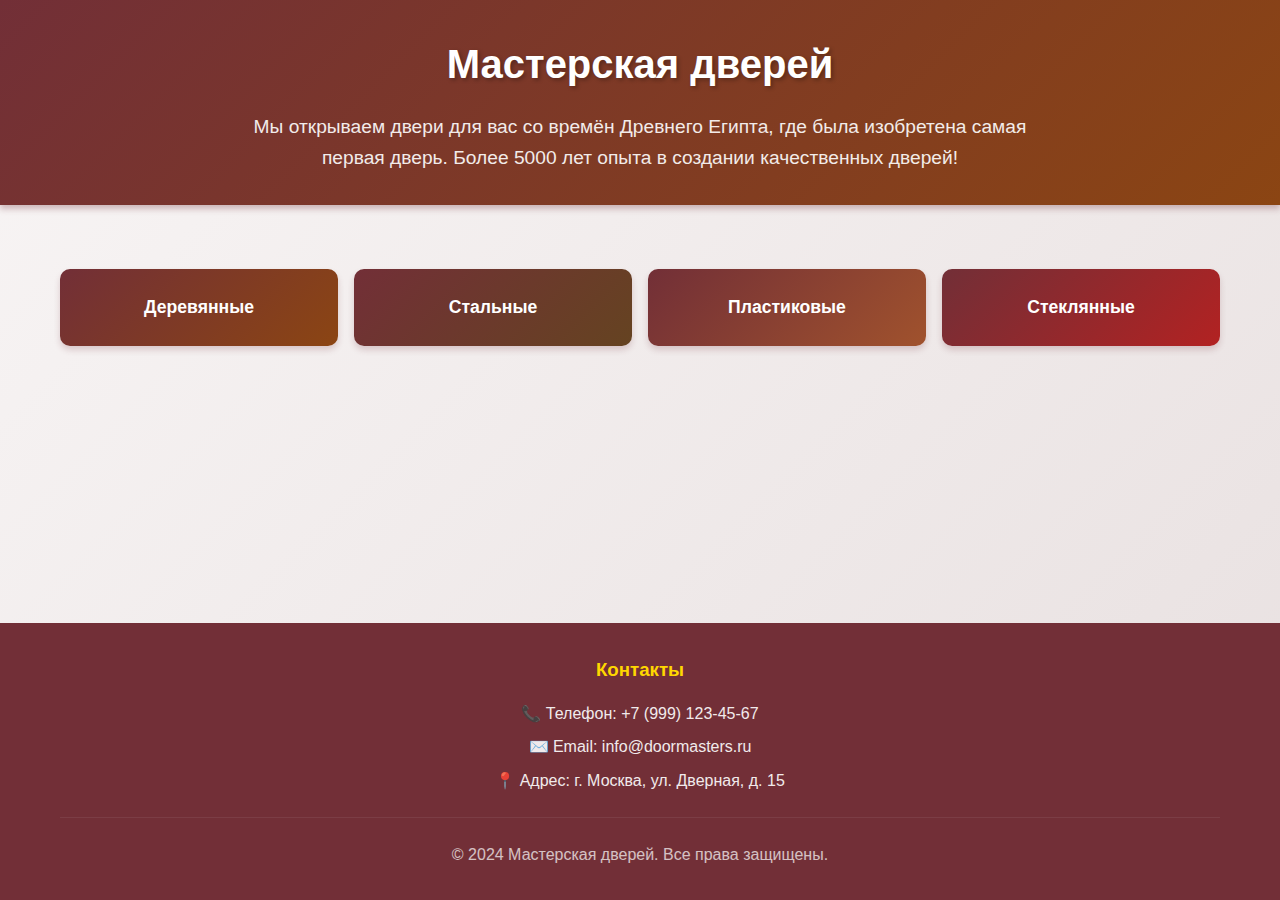
<file: index.html>
<!DOCTYPE html>
<html lang="ru">
<head>
    <meta charset="UTF-8">
    <meta name="viewport" content="width=device-width, initial-scale=1.0">
    <title>Мастерская дверей - От древнего Египта до наших дней</title>
    <link rel="stylesheet" href="style.css">
</head>
<body>
    <header>
        <div class="header-content">
            <h1>Мастерская дверей</h1>
            <p class="header-description">Мы открываем двери для вас со времён Древнего Египта, где была изобретена самая первая дверь. Более 5000 лет опыта в создании качественных дверей!</p>
        </div>
    </header>

    <main>
        <nav class="navigation">
            <div class="nav-buttons">
                <a href="wooden.html" class="nav-button wooden">Деревянные</a>
                <a href="steel.html" class="nav-button steel">Стальные</a>
                <a href="plastic.html" class="nav-button plastic">Пластиковые</a>
                <a href="glass.html" class="nav-button glass">Стеклянные</a>
            </div>
        </nav>
    </main>

    <footer>
        <div class="footer-content">
            <div class="contact-info">
                <h3>Контакты</h3>
                <p>📞 Телефон: +7 (999) 123-45-67</p>
                <p>✉️ Email: info@doormasters.ru</p>
                <p>📍 Адрес: г. Москва, ул. Дверная, д. 15</p>
            </div>
            <div class="copyright">
                <p>&copy; 2024 Мастерская дверей. Все права защищены.</p>
            </div>
        </div>
    </footer>
</body>
</html>
</file>
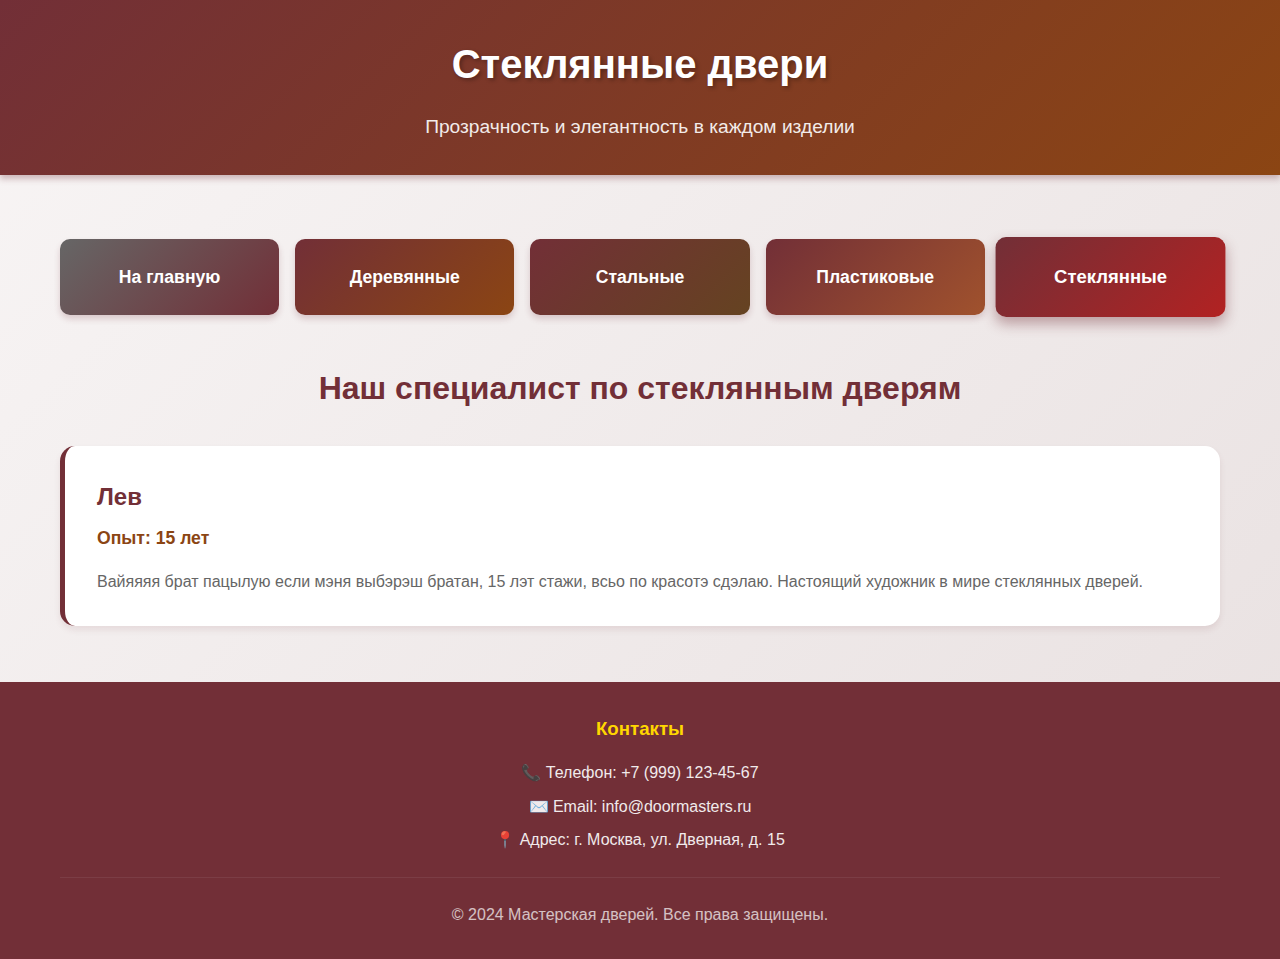
<file: glass.html>
<!DOCTYPE html>
<html lang="ru">
<head>
    <meta charset="UTF-8">
    <meta name="viewport" content="width=device-width, initial-scale=1.0">
    <title>Стеклянные двери - Наши специалисты</title>
    <link rel="stylesheet" href="style.css">
</head>
<body>
    <header>
        <div class="header-content">
            <h1>Стеклянные двери</h1>
            <p class="header-description">Прозрачность и элегантность в каждом изделии</p>
        </div>
    </header>

    <main>
        <nav class="navigation">
            <div class="nav-buttons">
                <a href="index.html" class="nav-button back">На главную</a>
                <a href="wooden.html" class="nav-button wooden">Деревянные</a>
                <a href="steel.html" class="nav-button steel">Стальные</a>
                <a href="plastic.html" class="nav-button plastic">Пластиковые</a>
                <a href="glass.html" class="nav-button glass active">Стеклянные</a>
            </div>
        </nav>

        <section class="specialists">
            <h2>Наш специалист по стеклянным дверям</h2>
            
            <div class="specialist-card">
                <div class="specialist-info">
                    <h3>Лев</h3>
                    <p class="experience">Опыт: 15 лет</p>
                    <p class="description">Вайяяяя брат пацылую если мэня выбэрэш братан, 15 лэт стажи, всьо по красотэ сдэлаю. Настоящий художник в мире стеклянных дверей.</p>
                </div>
            </div>
        </section>
    </main>

    <footer>
        <div class="footer-content">
            <div class="contact-info">
                <h3>Контакты</h3>
                <p>📞 Телефон: +7 (999) 123-45-67</p>
                <p>✉️ Email: info@doormasters.ru</p>
                <p>📍 Адрес: г. Москва, ул. Дверная, д. 15</p>
            </div>
            <div class="copyright">
                <p>&copy; 2024 Мастерская дверей. Все права защищены.</p>
            </div>
        </div>
    </footer>
</body>
</html>
</file>
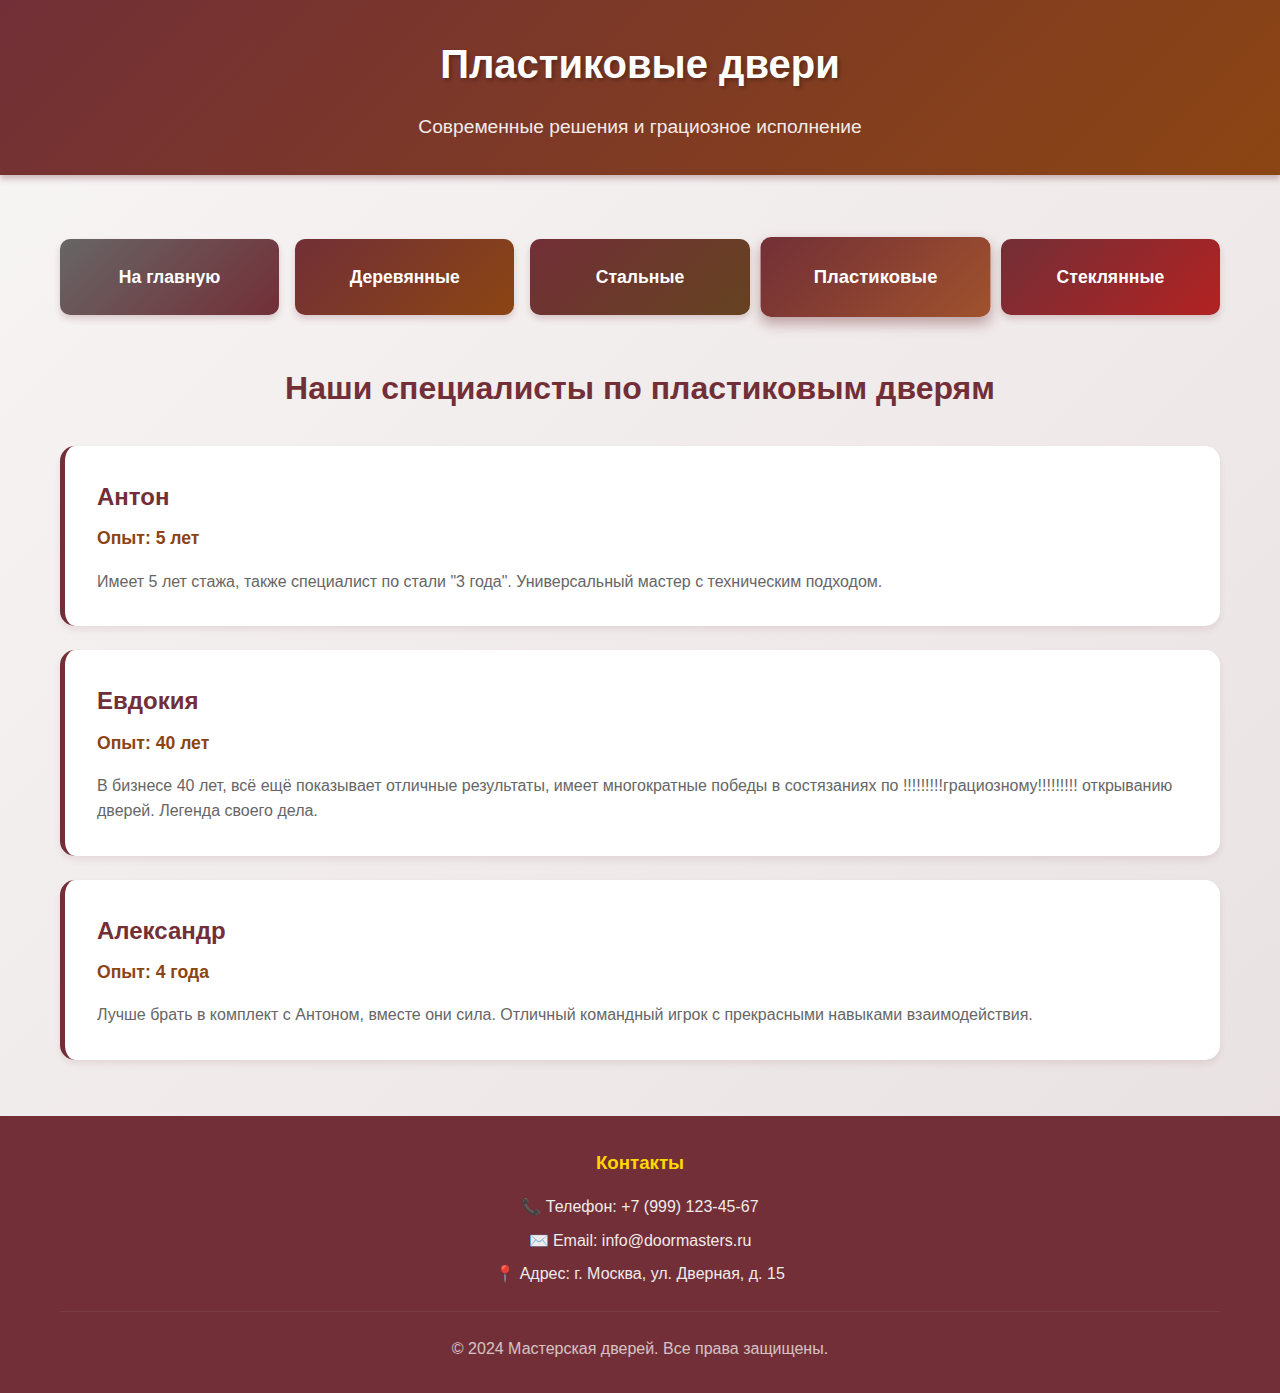
<file: plastic.html>
<!DOCTYPE html>
<html lang="ru">
<head>
    <meta charset="UTF-8">
    <meta name="viewport" content="width=device-width, initial-scale=1.0">
    <title>Пластиковые двери - Наши специалисты</title>
    <link rel="stylesheet" href="style.css">
</head>
<body>
    <header>
        <div class="header-content">
            <h1>Пластиковые двери</h1>
            <p class="header-description">Современные решения и грациозное исполнение</p>
        </div>
    </header>

    <main>
        <nav class="navigation">
            <div class="nav-buttons">
                <a href="index.html" class="nav-button back">На главную</a>
                <a href="wooden.html" class="nav-button wooden">Деревянные</a>
                <a href="steel.html" class="nav-button steel">Стальные</a>
                <a href="plastic.html" class="nav-button plastic active">Пластиковые</a>
                <a href="glass.html" class="nav-button glass">Стеклянные</a>
            </div>
        </nav>

        <section class="specialists">
            <h2>Наши специалисты по пластиковым дверям</h2>
            
            <div class="specialist-card">
                <div class="specialist-info">
                    <h3>Антон</h3>
                    <p class="experience">Опыт: 5 лет</p>
                    <p class="description">Имеет 5 лет стажа, также специалист по стали "3 года". Универсальный мастер с техническим подходом.</p>
                </div>
            </div>

            <div class="specialist-card">
                <div class="specialist-info">
                    <h3>Евдокия</h3>
                    <p class="experience">Опыт: 40 лет</p>
                    <p class="description">В бизнесе 40 лет, всё ещё показывает отличные результаты, имеет многократные победы в состязаниях по !!!!!!!!!грациозному!!!!!!!!! открыванию дверей. Легенда своего дела.</p>
                </div>
            </div>

            <div class="specialist-card">
                <div class="specialist-info">
                    <h3>Александр</h3>
                    <p class="experience">Опыт: 4 года</p>
                    <p class="description">Лучше брать в комплект с Антоном, вместе они сила. Отличный командный игрок с прекрасными навыками взаимодействия.</p>
                </div>
            </div>
        </section>
    </main>

    <footer>
        <div class="footer-content">
            <div class="contact-info">
                <h3>Контакты</h3>
                <p>📞 Телефон: +7 (999) 123-45-67</p>
                <p>✉️ Email: info@doormasters.ru</p>
                <p>📍 Адрес: г. Москва, ул. Дверная, д. 15</p>
            </div>
            <div class="copyright">
                <p>&copy; 2024 Мастерская дверей. Все права защищены.</p>
            </div>
        </div>
    </footer>
</body>
</html>
</file>
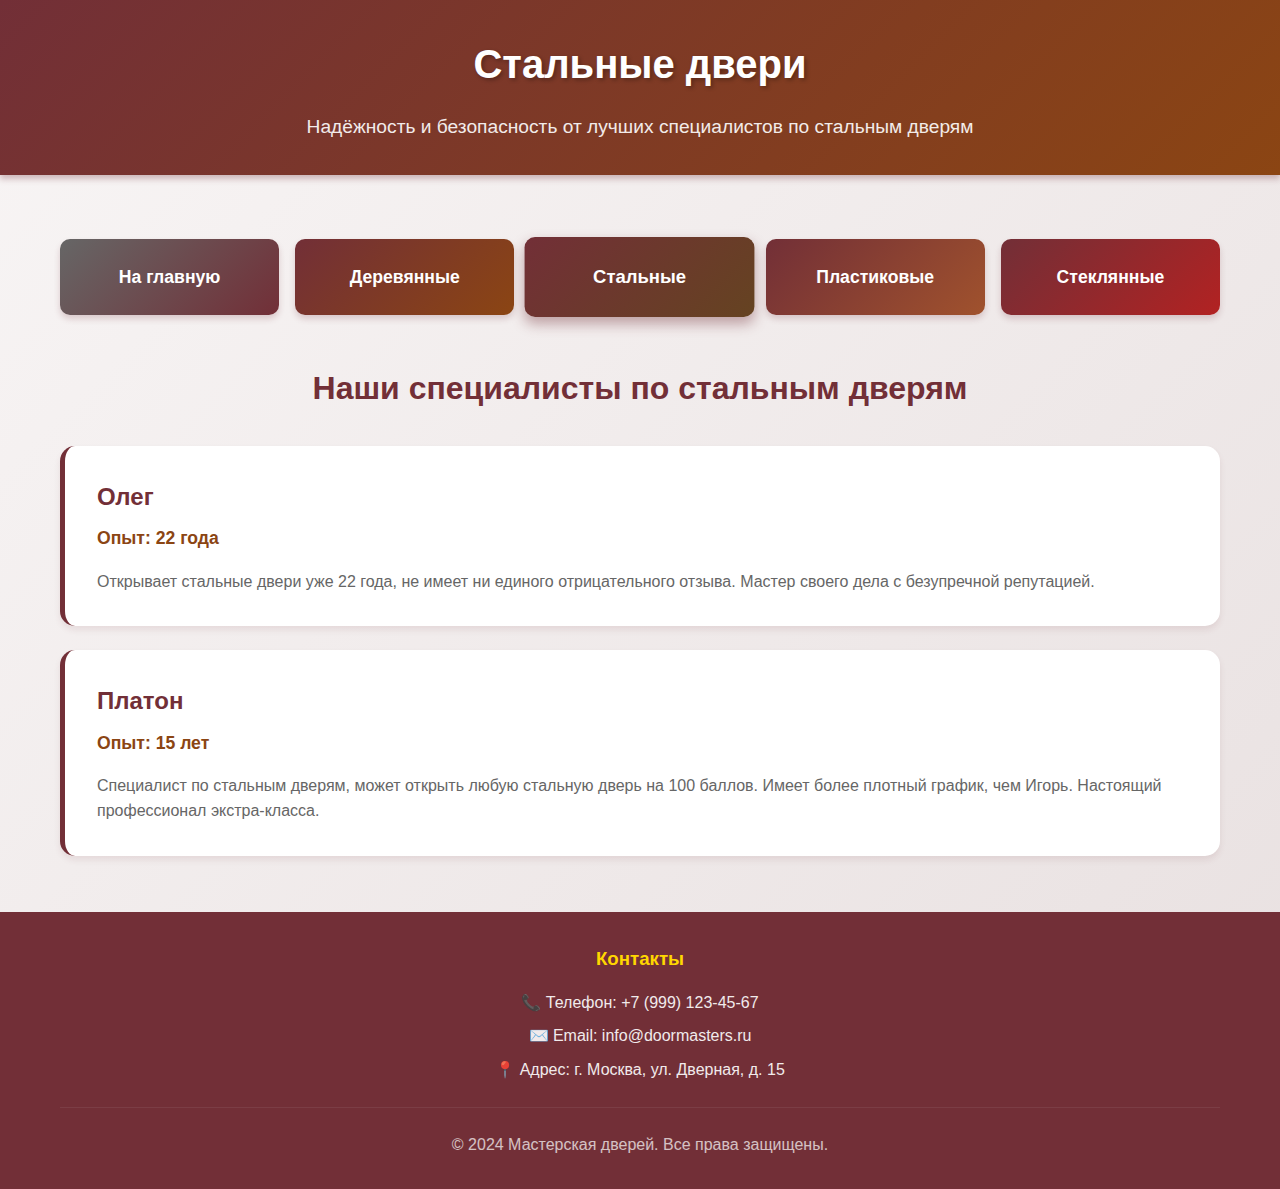
<file: steel.html>
<!DOCTYPE html>
<html lang="ru">
<head>
    <meta charset="UTF-8">
    <meta name="viewport" content="width=device-width, initial-scale=1.0">
    <title>Стальные двери - Наши специалисты</title>
    <link rel="stylesheet" href="style.css">
</head>
<body>
    <header>
        <div class="header-content">
            <h1>Стальные двери</h1>
            <p class="header-description">Надёжность и безопасность от лучших специалистов по стальным дверям</p>
        </div>
    </header>

    <main>
        <nav class="navigation">
            <div class="nav-buttons">
                <a href="index.html" class="nav-button back">На главную</a>
                <a href="wooden.html" class="nav-button wooden">Деревянные</a>
                <a href="steel.html" class="nav-button steel active">Стальные</a>
                <a href="plastic.html" class="nav-button plastic">Пластиковые</a>
                <a href="glass.html" class="nav-button glass">Стеклянные</a>
            </div>
        </nav>

        <section class="specialists">
            <h2>Наши специалисты по стальным дверям</h2>
            
            <div class="specialist-card">
                <div class="specialist-info">
                    <h3>Олег</h3>
                    <p class="experience">Опыт: 22 года</p>
                    <p class="description">Открывает стальные двери уже 22 года, не имеет ни единого отрицательного отзыва. Мастер своего дела с безупречной репутацией.</p>
                </div>
            </div>

            <div class="specialist-card">
                <div class="specialist-info">
                    <h3>Платон</h3>
                    <p class="experience">Опыт: 15 лет</p>
                    <p class="description">Специалист по стальным дверям, может открыть любую стальную дверь на 100 баллов. Имеет более плотный график, чем Игорь. Настоящий профессионал экстра-класса.</p>
                </div>
            </div>
        </section>
    </main>

    <footer>
        <div class="footer-content">
            <div class="contact-info">
                <h3>Контакты</h3>
                <p>📞 Телефон: +7 (999) 123-45-67</p>
                <p>✉️ Email: info@doormasters.ru</p>
                <p>📍 Адрес: г. Москва, ул. Дверная, д. 15</p>
            </div>
            <div class="copyright">
                <p>&copy; 2024 Мастерская дверей. Все права защищены.</p>
            </div>
        </div>
    </footer>
</body>
</html>
</file>
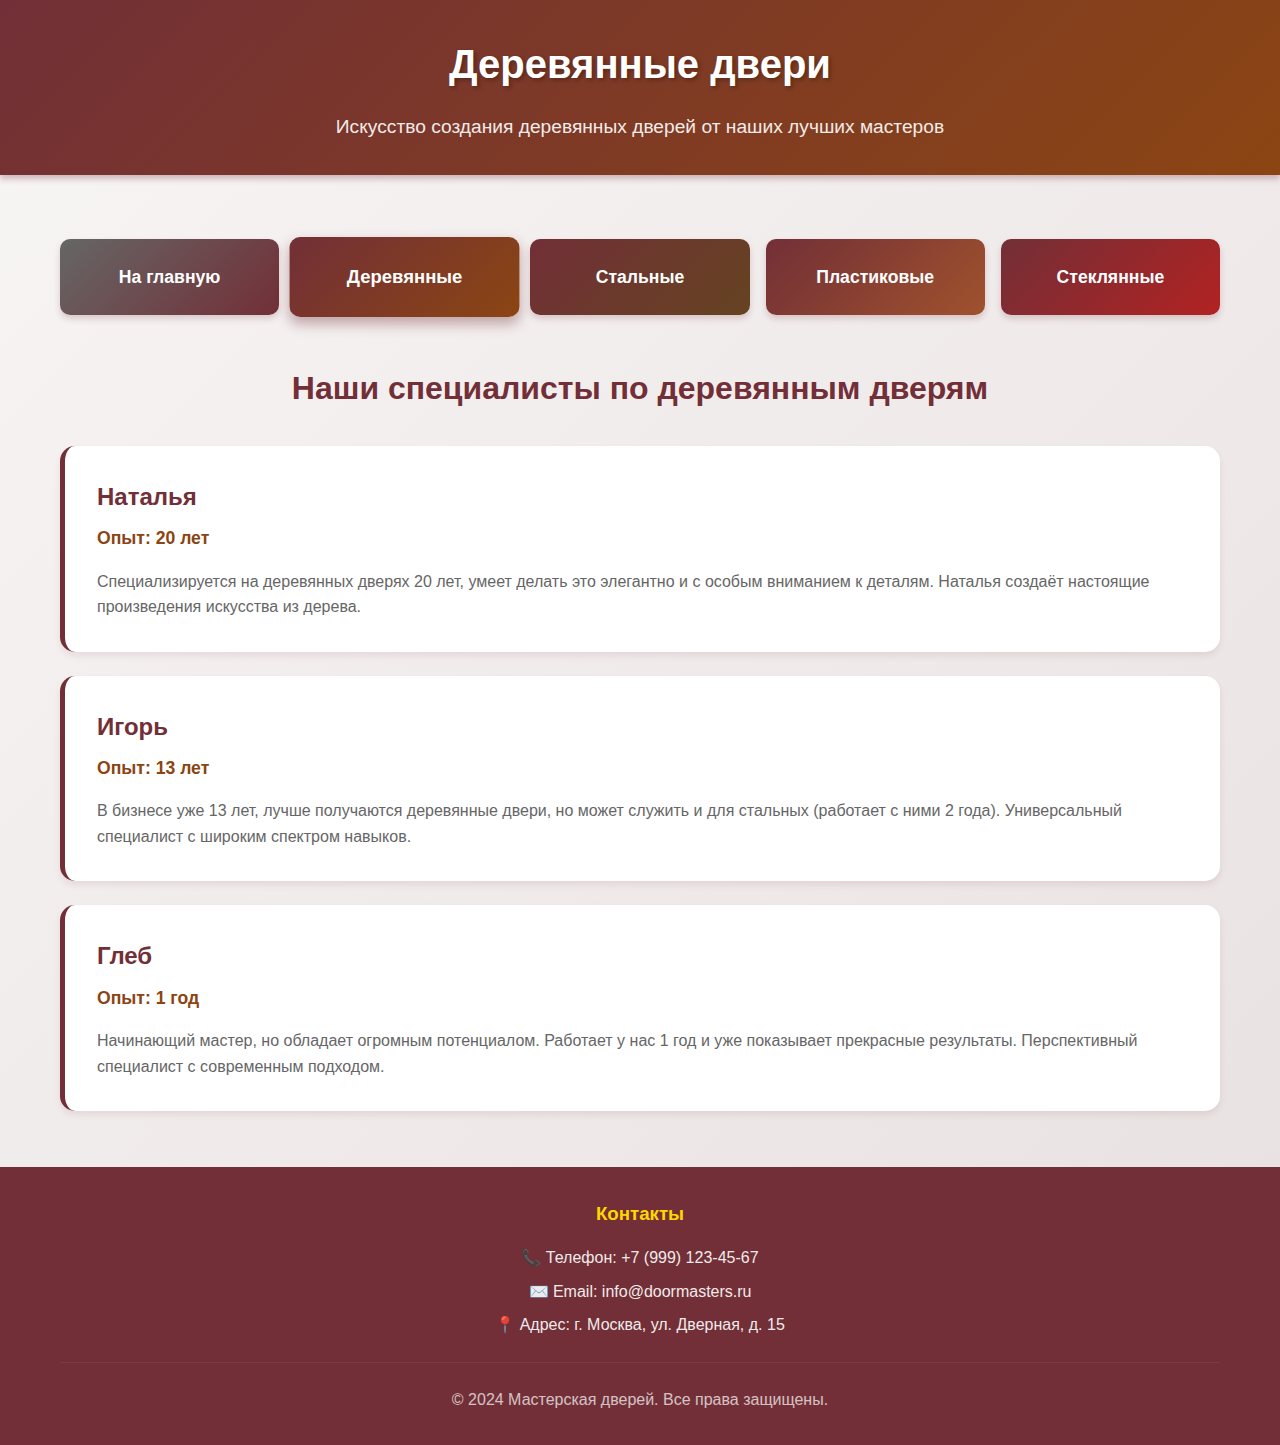
<file: wooden.html>
<!DOCTYPE html>
<html lang="ru">
<head>
    <meta charset="UTF-8">
    <meta name="viewport" content="width=device-width, initial-scale=1.0">
    <title>Деревянные двери - Наши специалисты</title>
    <link rel="stylesheet" href="style.css">
</head>
<body>
    <header>
        <div class="header-content">
            <h1>Деревянные двери</h1>
            <p class="header-description">Искусство создания деревянных дверей от наших лучших мастеров</p>
        </div>
    </header>

    <main>
        <nav class="navigation">
            <div class="nav-buttons">
                <a href="index.html" class="nav-button back">На главную</a>
                <a href="wooden.html" class="nav-button wooden active">Деревянные</a>
                <a href="steel.html" class="nav-button steel">Стальные</a>
                <a href="plastic.html" class="nav-button plastic">Пластиковые</a>
                <a href="glass.html" class="nav-button glass">Стеклянные</a>
            </div>
        </nav>

        <section class="specialists">
            <h2>Наши специалисты по деревянным дверям</h2>
            
            <div class="specialist-card">
                <div class="specialist-info">
                    <h3>Наталья</h3>
                    <p class="experience">Опыт: 20 лет</p>
                    <p class="description">Специализируется на деревянных дверях 20 лет, умеет делать это элегантно и с особым вниманием к деталям. Наталья создаёт настоящие произведения искусства из дерева.</p>
                </div>
            </div>

            <div class="specialist-card">
                <div class="specialist-info">
                    <h3>Игорь</h3>
                    <p class="experience">Опыт: 13 лет</p>
                    <p class="description">В бизнесе уже 13 лет, лучше получаются деревянные двери, но может служить и для стальных (работает с ними 2 года). Универсальный специалист с широким спектром навыков.</p>
                </div>
            </div>

            <div class="specialist-card">
                <div class="specialist-info">
                    <h3>Глеб</h3>
                    <p class="experience">Опыт: 1 год</p>
                    <p class="description">Начинающий мастер, но обладает огромным потенциалом. Работает у нас 1 год и уже показывает прекрасные результаты. Перспективный специалист с современным подходом.</p>
                </div>
            </div>
        </section>
    </main>

    <footer>
        <div class="footer-content">
            <div class="contact-info">
                <h3>Контакты</h3>
                <p>📞 Телефон: +7 (999) 123-45-67</p>
                <p>✉️ Email: info@doormasters.ru</p>
                <p>📍 Адрес: г. Москва, ул. Дверная, д. 15</p>
            </div>
            <div class="copyright">
                <p>&copy; 2024 Мастерская дверей. Все права защищены.</p>
            </div>
        </div>
    </footer>
</body>
</html>
</file>
<file: style.css>
* {
    margin: 0;
    padding: 0;
    box-sizing: border-box;
}

body {
    font-family: 'Arial', sans-serif;
    line-height: 1.6;
    color: #333;
    background: linear-gradient(135deg, #f8f5f5 0%, #e8e0e0 100%);
    min-height: 100vh;
    display: flex;
    flex-direction: column;
}

header {
    background: linear-gradient(135deg, #722F37 0%, #8B4513 100%);
    color: white;
    padding: 2rem 0;
    text-align: center;
    box-shadow: 0 4px 6px rgba(114, 47, 55, 0.3);
}

.header-content {
    max-width: 1200px;
    margin: 0 auto;
    padding: 0 20px;
}

header h1 {
    font-size: 2.5rem;
    margin-bottom: 1rem;
    text-shadow: 2px 2px 4px rgba(0,0,0,0.3);
}

.header-description {
    font-size: 1.2rem;
    max-width: 800px;
    margin: 0 auto;
    opacity: 0.9;
}

main {
    flex: 1;
    padding: 2rem 0;
}

.navigation {
    max-width: 1200px;
    margin: 0 auto 3rem auto;
    padding: 0 20px;
}

.nav-buttons {
    display: grid;
    grid-template-columns: repeat(auto-fit, minmax(200px, 1fr));
    gap: 1rem;
    margin-top: 2rem;
}

.nav-button {
    display: block;
    padding: 1.5rem 1rem;
    text-align: center;
    text-decoration: none;
    color: white;
    font-weight: bold;
    font-size: 1.1rem;
    border-radius: 10px;
    transition: all 0.3s ease;
    box-shadow: 0 4px 6px rgba(114, 47, 55, 0.2);
    position: relative;
    overflow: hidden;
}

.nav-button::before {
    content: '';
    position: absolute;
    top: 0;
    left: -100%;
    width: 100%;
    height: 100%;
    background: linear-gradient(90deg, transparent, rgba(255,255,255,0.2), transparent);
    transition: left 0.5s;
}

.nav-button:hover::before {
    left: 100%;
}

.nav-button:hover {
    transform: translateY(-3px);
    box-shadow: 0 6px 12px rgba(114, 47, 55, 0.3);
}

.wooden {
    background: linear-gradient(135deg, #722F37 0%, #8B4513 100%);
}

.steel {
    background: linear-gradient(135deg, #722F37 0%, #654321 100%);
}

.plastic {
    background: linear-gradient(135deg, #722F37 0%, #A0522D 100%);
}

.glass {
    background: linear-gradient(135deg, #722F37 0%, #B22222 100%);
}

.back {
    background: linear-gradient(135deg, #666 0%, #722F37 100%);
}

.active {
    transform: scale(1.05);
    box-shadow: 0 6px 12px rgba(114, 47, 55, 0.4);
}

.specialists {
    max-width: 1200px;
    margin: 0 auto;
    padding: 0 20px;
}

.specialists h2 {
    text-align: center;
    margin-bottom: 2rem;
    color: #722F37;
    font-size: 2rem;
}

.specialist-card {
    background: white;
    border-radius: 15px;
    padding: 2rem;
    margin-bottom: 1.5rem;
    box-shadow: 0 4px 6px rgba(114, 47, 55, 0.1);
    border-left: 5px solid #722F37;
    transition: transform 0.3s ease;
}

.specialist-card:hover {
    transform: translateX(10px);
}

.specialist-card h3 {
    color: #722F37;
    font-size: 1.5rem;
    margin-bottom: 0.5rem;
}

.experience {
    color: #8B4513;
    font-weight: bold;
    margin-bottom: 1rem;
    font-size: 1.1rem;
}

.description {
    color: #666;
    line-height: 1.6;
}

footer {
    background: #722F37;
    color: white;
    padding: 2rem 0;
    margin-top: auto;
}

.footer-content {
    max-width: 1200px;
    margin: 0 auto;
    padding: 0 20px;
    text-align: center;
}

.contact-info h3 {
    margin-bottom: 1rem;
    color: #FFD700;
}

.contact-info p {
    margin-bottom: 0.5rem;
    opacity: 0.9;
}

.copyright {
    margin-top: 1.5rem;
    padding-top: 1.5rem;
    border-top: 1px solid rgba(255,255,255,0.1);
    opacity: 0.7;
}

@media (max-width: 768px) {
    header h1 {
        font-size: 2rem;
    }
    
    .header-description {
        font-size: 1rem;
    }
    
    .nav-buttons {
        grid-template-columns: 1fr;
    }
    
    .specialist-card {
        padding: 1.5rem;
    }
}
</file>
